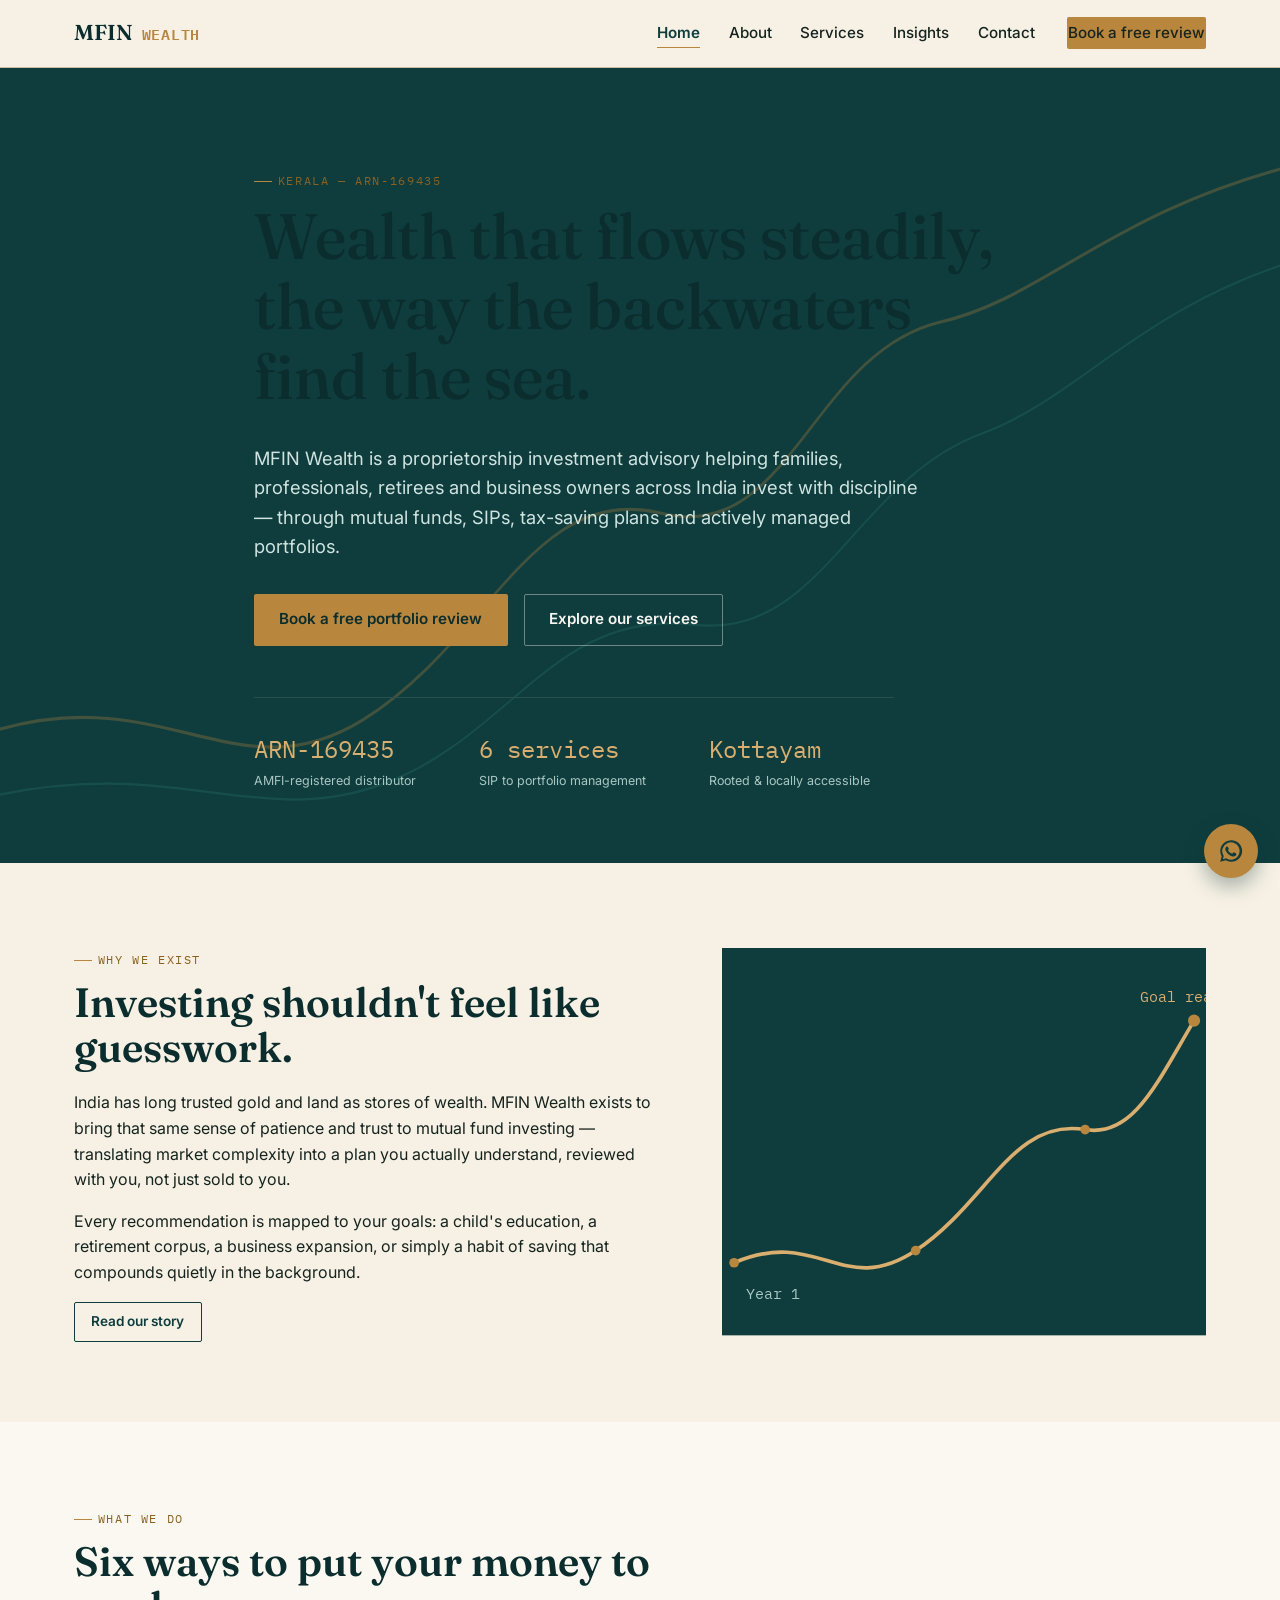
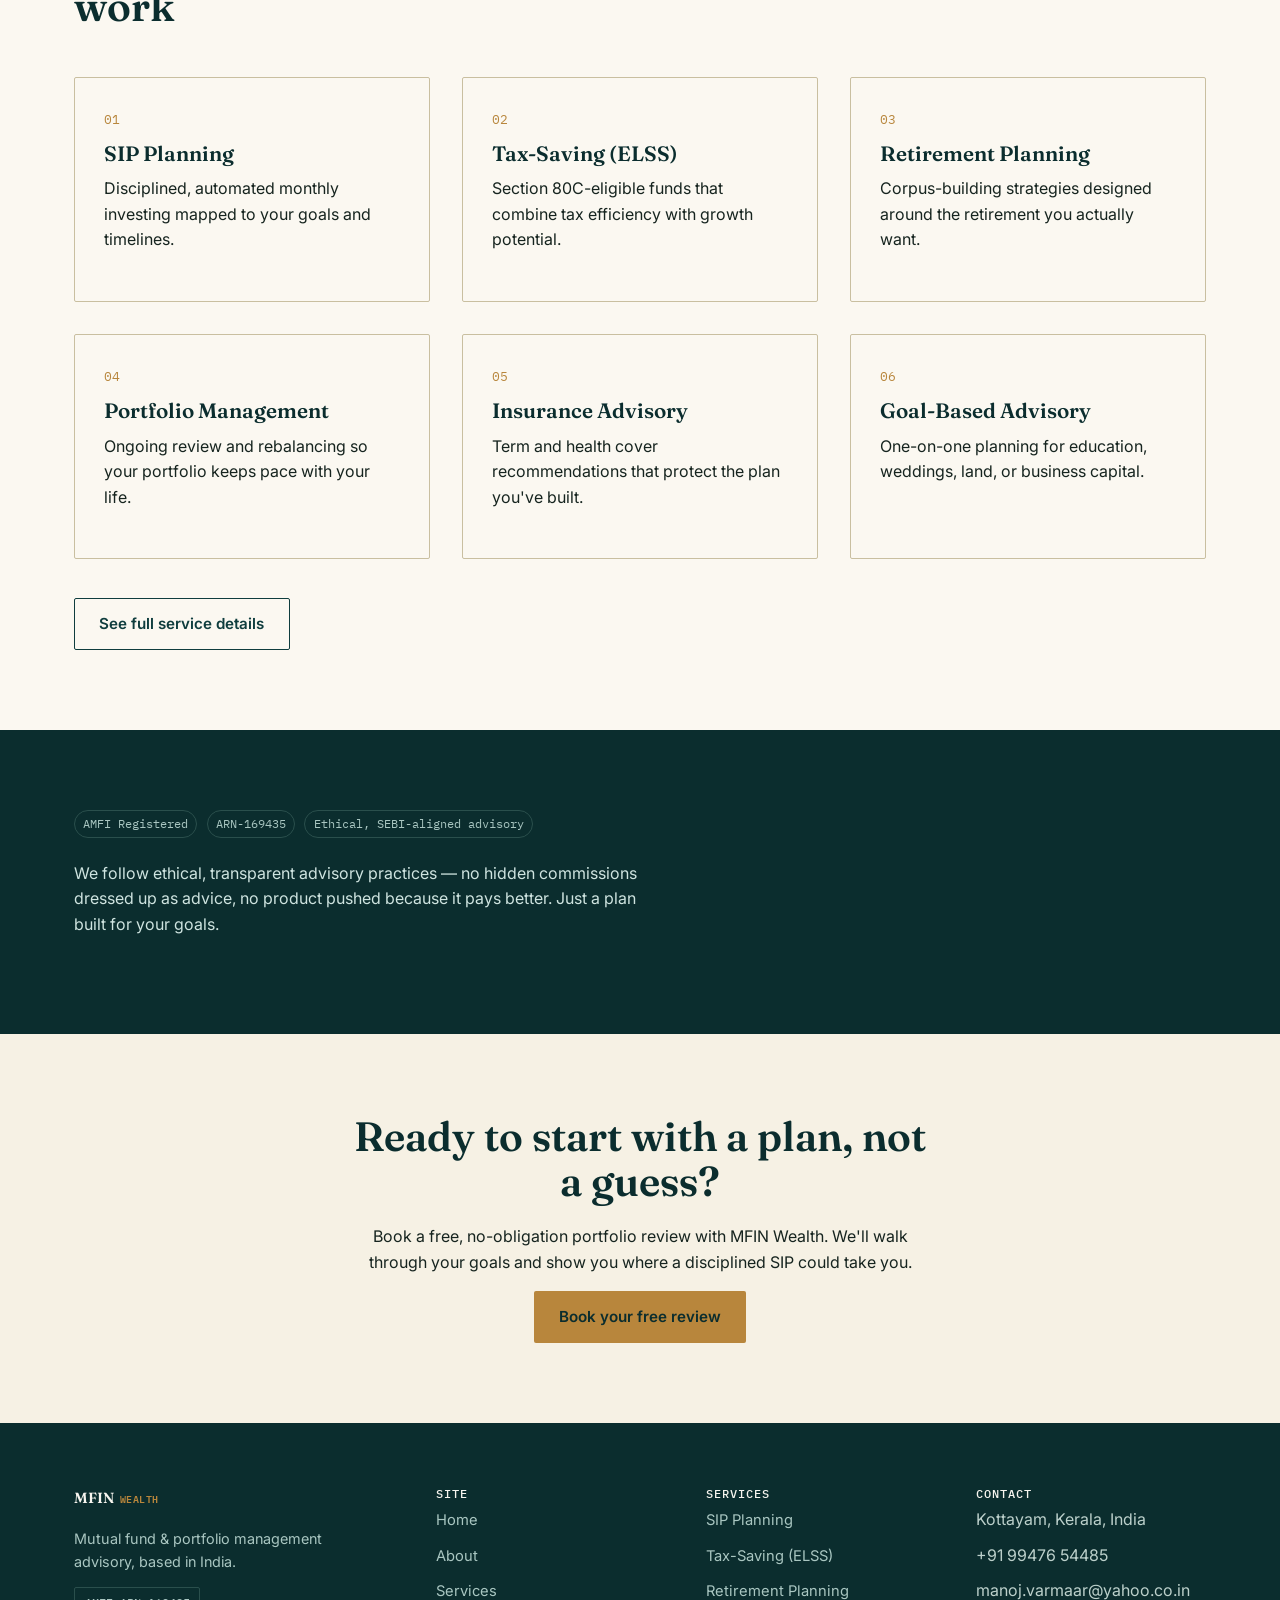
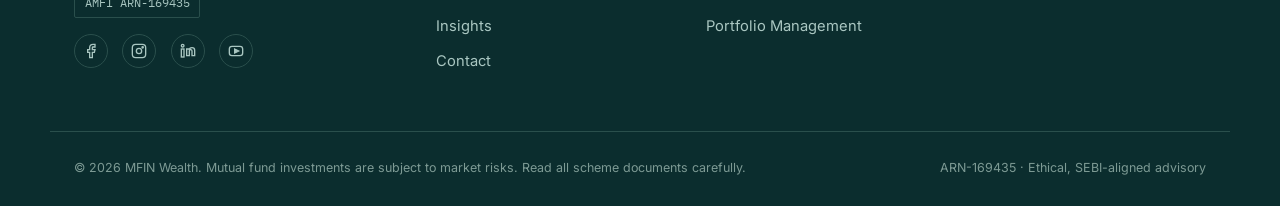
<file: index.html>
<!DOCTYPE html>
<html lang="en">
<head>
<meta charset="UTF-8">
<meta name="viewport" content="width=device-width, initial-scale=1.0">
<title>MFIN Wealth | Mutual Fund &amp; SIP Investment Advisor </title>
<meta name="description" content="MFIN Wealth is an ARN-169435 registered mutual fund investment advisor in Kottayam, Kerala, helping local families and businesses build SIP, ELSS and retirement portfolios with steady, disciplined guidance.">
<meta name="keywords" content="mutual fund investment advisor in Kottayam Kerala, ARN-169435 registered distributor Kottayam, MFIN Wealth Kottayam">
<link rel="canonical" href="https://www.mfinwealth.com/">

<!-- Open Graph / social -->
<meta property="og:type" content="website">
<meta property="og:site_name" content="MFIN Wealth">
<meta property="og:title" content="MFIN Wealth | Mutual Fund Investment Advisor in Kottayam, Kerala">
<meta property="og:description" content="ARN-169435 registered mutual fund investment advisor based in Kottayam, Kerala. SIP, ELSS, retirement planning and more.">
<meta property="og:url" content="https://www.mfinwealth.com/">
<meta property="og:image" content="https://www.mfinwealth.com/assets/og-cover.jpg">
<meta name="twitter:card" content="summary_large_image">

<link rel="icon" href="data:,">
<link rel="stylesheet" href="style.css">

<script type="application/ld+json">
{
  "@context": "https://schema.org",
  "@type": "FinancialService",
  "name": "MFIN Wealth",
  "description": "ARN-registered mutual fund distributor and portfolio management advisory based in Kottayam, Kerala.",
  "url": "https://www.mfinwealth.com/",
  "areaServed": "Kottayam, Kerala, India",
  "address": {
    "@type": "PostalAddress",
    "addressLocality": "Kottayam",
    "addressRegion": "Kerala",
    "addressCountry": "IN"
  },
  "identifier": "ARN-169435",
  "telephone": "+91-99476-54485",
  "priceRange": "Free initial consultation"
}
</script>
</head>
<body>
<a href="#main" class="skip-link">Skip to content</a>

<header class="site-header">
  <div class="nav-wrap">
    <a href="index.html" class="logo">MFIN <span class="mark">WEALTH</span></a>
    <button class="nav-toggle" aria-label="Toggle navigation" aria-expanded="false"><span></span></button>
    <nav class="main-nav" aria-label="Primary">
      <ul>
        <li><a href="index.html" aria-current="page">Home</a></li>
        <li><a href="about.html">About</a></li>
        <li><a href="services.html">Services</a></li>
        <li><a href="insights.html">Insights</a></li>
        <li><a href="contact.html">Contact</a></li>
      </ul>
      <a href="contact.html" class="btn btn-primary btn-small">Book a free review</a>
    </nav>
  </div>
</header>

<main id="main">

  <!-- HERO -->
  <section class="hero">
    <svg class="channel-line" viewBox="0 0 1200 500" preserveAspectRatio="none" aria-hidden="true">
      <path d="M-20,420 C150,380 220,460 340,410 C460,360 500,260 620,280 C740,300 760,180 880,160 C980,145 1040,90 1220,60"
            fill="none" stroke="#B8863C" stroke-width="2" opacity="0.55"/>
      <path d="M-20,460 C160,430 240,480 360,450 C480,420 520,340 650,350 C770,360 800,260 920,230 C1010,208 1070,150 1220,120"
            fill="none" stroke="#2F7D74" stroke-width="1.4" opacity="0.5"/>
      <circle cx="1220" cy="60" r="4" fill="#D9AE6E"/>
    </svg>
    <div class="container">
      <p class="eyebrow"> Kerala — ARN-169435</p>
      <h1>Wealth that flows steadily, the way the backwaters find the sea.</h1>
      <p class="lede">MFIN Wealth is a proprietorship investment advisory helping families, professionals, retirees and business owners across India invest with discipline — through mutual funds, SIPs, tax-saving plans and actively managed portfolios.</p>
      <div class="hero-cta">
        <a href="contact.html" class="btn btn-primary">Book a free portfolio review</a>
        <a href="services.html" class="btn btn-ghost-dark">Explore our services</a>
      </div>
      <div class="hero-stats">
        <div>
          <div class="num">ARN-169435</div>
          <div class="lbl">AMFI-registered distributor</div>
        </div>
        <div>
          <div class="num">6 services</div>
          <div class="lbl">SIP to portfolio management</div>
        </div>
        <div>
          <div class="num">Kottayam</div>
          <div class="lbl">Rooted &amp; locally accessible</div>
        </div>
      </div>
    </div>
  </section>

  <!-- WHY / PURPOSE -->
  <section class="section-light">
    <div class="container grid-2">
      <div data-reveal>
        <p class="eyebrow">Why we exist</p>
        <h2>Investing shouldn't feel like guesswork.</h2>
        <p>India has long trusted gold and land as stores of wealth. MFIN Wealth exists to bring that same sense of patience and trust to mutual fund investing — translating market complexity into a plan you actually understand, reviewed with you, not just sold to you.</p>
        <p>Every recommendation is mapped to your goals: a child's education, a retirement corpus, a business expansion, or simply a habit of saving that compounds quietly in the background.</p>
        <a href="about.html" class="btn btn-ghost-light btn-small">Read our story</a>
      </div>
      <div data-reveal>
        <svg viewBox="0 0 400 320" role="img" aria-label="Illustration of a winding growth line resembling a backwater channel">
          <rect width="400" height="320" fill="#0F3D3E"/>
          <path d="M10,260 C80,230 100,290 160,250 C220,210 240,140 300,150 C340,157 360,110 390,60"
                fill="none" stroke="#D9AE6E" stroke-width="3"/>
          <g fill="#B8863C">
            <circle cx="10" cy="260" r="4"/>
            <circle cx="160" cy="250" r="4"/>
            <circle cx="300" cy="150" r="4"/>
            <circle cx="390" cy="60" r="5"/>
          </g>
          <text x="20" y="290" fill="#a9c6c1" font-family="IBM Plex Mono, monospace" font-size="12">Year 1</text>
          <text x="345" y="45" fill="#D9AE6E" font-family="IBM Plex Mono, monospace" font-size="12">Goal reached</text>
        </svg>
      </div>
    </div>
  </section>

  <!-- SERVICES PREVIEW -->
  <section class="section-white">
    <div class="container">
      <div class="section-head">
        <p class="eyebrow">What we do</p>
        <h2>Six ways to put your money to work</h2>
      </div>
      <div class="grid-3">
        <div class="card" data-reveal>
          <p class="idx">01</p>
          <h3>SIP Planning</h3>
          <p>Disciplined, automated monthly investing mapped to your goals and timelines.</p>
        </div>
        <div class="card" data-reveal>
          <p class="idx">02</p>
          <h3>Tax-Saving (ELSS)</h3>
          <p>Section 80C-eligible funds that combine tax efficiency with growth potential.</p>
        </div>
        <div class="card" data-reveal>
          <p class="idx">03</p>
          <h3>Retirement Planning</h3>
          <p>Corpus-building strategies designed around the retirement you actually want.</p>
        </div>
        <div class="card" data-reveal>
          <p class="idx">04</p>
          <h3>Portfolio Management</h3>
          <p>Ongoing review and rebalancing so your portfolio keeps pace with your life.</p>
        </div>
        <div class="card" data-reveal>
          <p class="idx">05</p>
          <h3>Insurance Advisory</h3>
          <p>Term and health cover recommendations that protect the plan you've built.</p>
        </div>
        <div class="card" data-reveal>
          <p class="idx">06</p>
          <h3>Goal-Based Advisory</h3>
          <p>One-on-one planning for education, weddings, land, or business capital.</p>
        </div>
      </div>
      <div style="margin-top:2.4rem;">
        <a href="services.html" class="btn btn-ghost-light">See full service details</a>
      </div>
    </div>
  </section>

  <!-- QUOTE / TRUST -->
  <section class="section-dark">
    <div class="container grid-2">
      <div data-reveal>
        <div class="tag-row" style="margin-top:0;">
          <span class="tag">AMFI Registered</span>
          <span class="tag">ARN-169435</span>
          <span class="tag">Ethical, SEBI-aligned advisory</span>
        </div>
        <p style="margin-top:1.4rem; color:#cfe4e0;">We follow ethical, transparent advisory practices — no hidden commissions dressed up as advice, no product pushed because it pays better. Just a plan built for your goals.</p>
      </div>
    </div>
  </section>

  <!-- CTA -->
  <section class="section-light">
    <div class="container" style="text-align:center; max-width:640px; margin:0 auto;">
      <h2>Ready to start with a plan, not a guess?</h2>
      <p>Book a free, no-obligation portfolio review with MFIN Wealth. We'll walk through your goals and show you where a disciplined SIP could take you.</p>
      <a href="contact.html" class="btn btn-primary">Book your free review</a>
    </div>
  </section>

</main>

<footer class="site-footer">
  <div class="container footer-grid">
    <div>
      <a href="index.html" class="logo" style="color:#f7f5ef;">MFIN <span class="mark">WEALTH</span></a>
      <p style="margin-top:1rem; max-width:32ch; color:#a9c6c1; font-size:.9rem;">Mutual fund &amp; portfolio management advisory, based in India.</p>
      <span class="arn-badge">AMFI ARN-169435</span>
      <div class="social-row">
        <a href="#" aria-label="MFIN Wealth on Facebook"><svg width="16" height="16" viewBox="0 0 24 24" fill="none" stroke="#a9c6c1" stroke-width="2"><path d="M18 2h-3a5 5 0 0 0-5 5v3H7v4h3v8h4v-8h3l1-4h-4V7a1 1 0 0 1 1-1h3z"/></svg></a>
        <a href="#" aria-label="MFIN Wealth on Instagram"><svg width="16" height="16" viewBox="0 0 24 24" fill="none" stroke="#a9c6c1" stroke-width="2"><rect x="2" y="2" width="20" height="20" rx="5"/><circle cx="12" cy="12" r="4"/><circle cx="17.5" cy="6.5" r="1"/></svg></a>
        <a href="#" aria-label="MFIN Wealth on LinkedIn"><svg width="16" height="16" viewBox="0 0 24 24" fill="none" stroke="#a9c6c1" stroke-width="2"><rect x="2" y="9" width="4" height="12"/><circle cx="4" cy="4" r="2"/><path d="M10 9h4v2a4 4 0 0 1 8 0v8h-4v-7a2 2 0 0 0-4 0v7h-4z"/></svg></a>
        <a href="#" aria-label="MFIN Wealth on YouTube"><svg width="16" height="16" viewBox="0 0 24 24" fill="none" stroke="#a9c6c1" stroke-width="2"><rect x="2" y="5" width="20" height="14" rx="4"/><path d="M10 9l6 3-6 3z" fill="#a9c6c1"/></svg></a>
      </div>
    </div>
    <div>
      <h4>Site</h4>
      <ul>
        <li><a href="index.html">Home</a></li>
        <li><a href="about.html">About</a></li>
        <li><a href="services.html">Services</a></li>
        <li><a href="insights.html">Insights</a></li>
        <li><a href="contact.html">Contact</a></li>
      </ul>
    </div>
    <div>
      <h4>Services</h4>
      <ul>
        <li><a href="services.html#sip">SIP Planning</a></li>
        <li><a href="services.html#elss">Tax-Saving (ELSS)</a></li>
        <li><a href="services.html#retirement">Retirement Planning</a></li>
        <li><a href="services.html#portfolio">Portfolio Management</a></li>
      </ul>
    </div>
    <div>
      <h4>Contact</h4>
      <ul>
        <li>Kottayam, Kerala, India</li>
        <li>+91 99476 54485</li>
        <li>manoj.varmaar@yahoo.co.in</li>
      </ul>
    </div>
  </div>
  <div class="container footer-bottom">
    <span>© 2026 MFIN Wealth. Mutual fund investments are subject to market risks. Read all scheme documents carefully.</span>
    <span>ARN-169435 · Ethical, SEBI-aligned advisory</span>
  </div>
</footer>

<a href="https://wa.me/919947654485" class="wa-float" aria-label="Chat with MFIN Wealth on WhatsApp">
  <svg viewBox="0 0 24 24" fill="#0F3D3E"><path d="M12 2a10 10 0 0 0-8.6 15L2 22l5.2-1.4A10 10 0 1 0 12 2zm0 18a8 8 0 0 1-4.1-1.1l-.3-.2-3.1.8.8-3-.2-.3A8 8 0 1 1 12 20zm4.4-6c-.2-.1-1.4-.7-1.6-.8-.2-.1-.4-.1-.6.1s-.7.8-.9 1c-.2.2-.3.2-.6.1a6.6 6.6 0 0 1-3.3-2.9c-.2-.4.2-.4.5-1.3.1-.2 0-.4 0-.5L8.9 8c-.1-.2-.5-.1-.7-.1s-.5 0-.7.3a2.6 2.6 0 0 0-.8 2c0 1.2.9 2.3 1 2.5.1.2 1.8 2.8 4.4 3.8.6.2 1.1.4 1.5.5.6.2 1.2.1 1.6-.1.5-.2 1.4-.6 1.6-1.1.2-.5.2-.9.1-1z"/></svg>
</a>

<script src="script.js"></script>
</body>
</html>
</file>
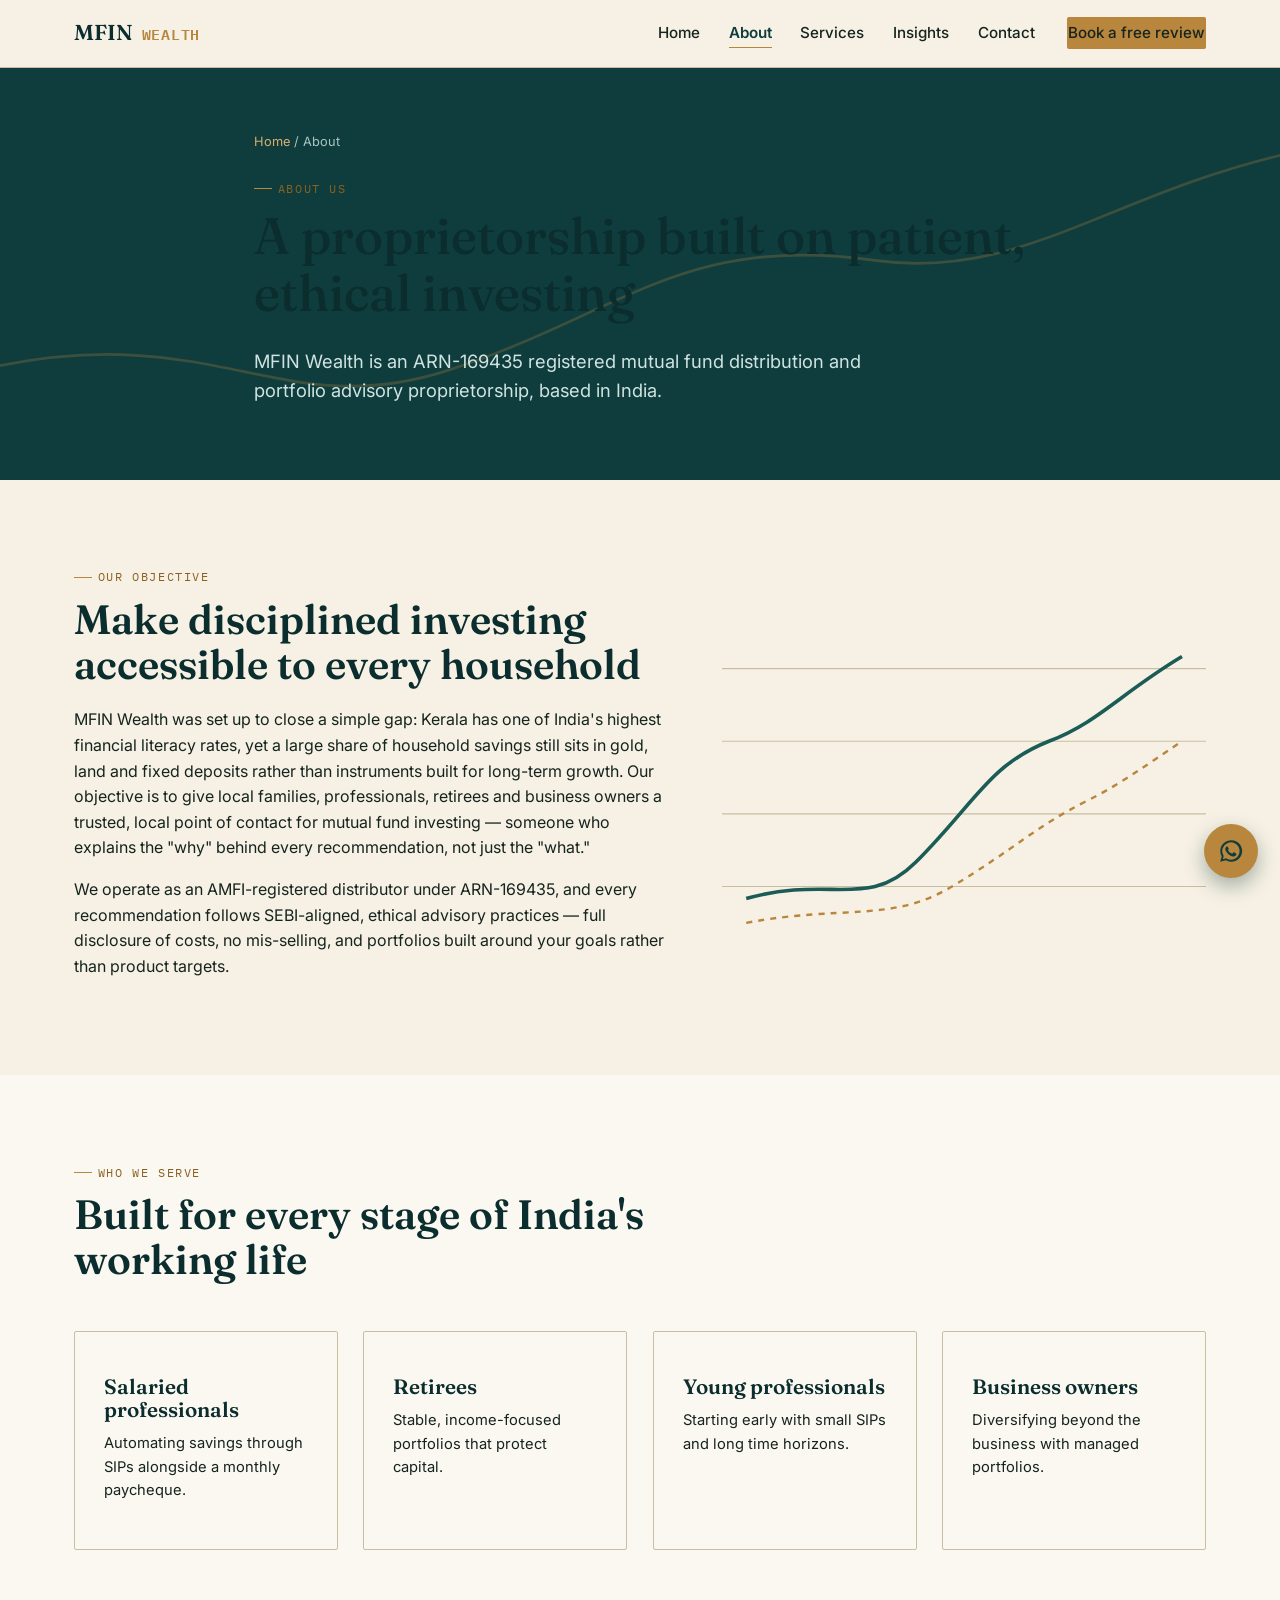
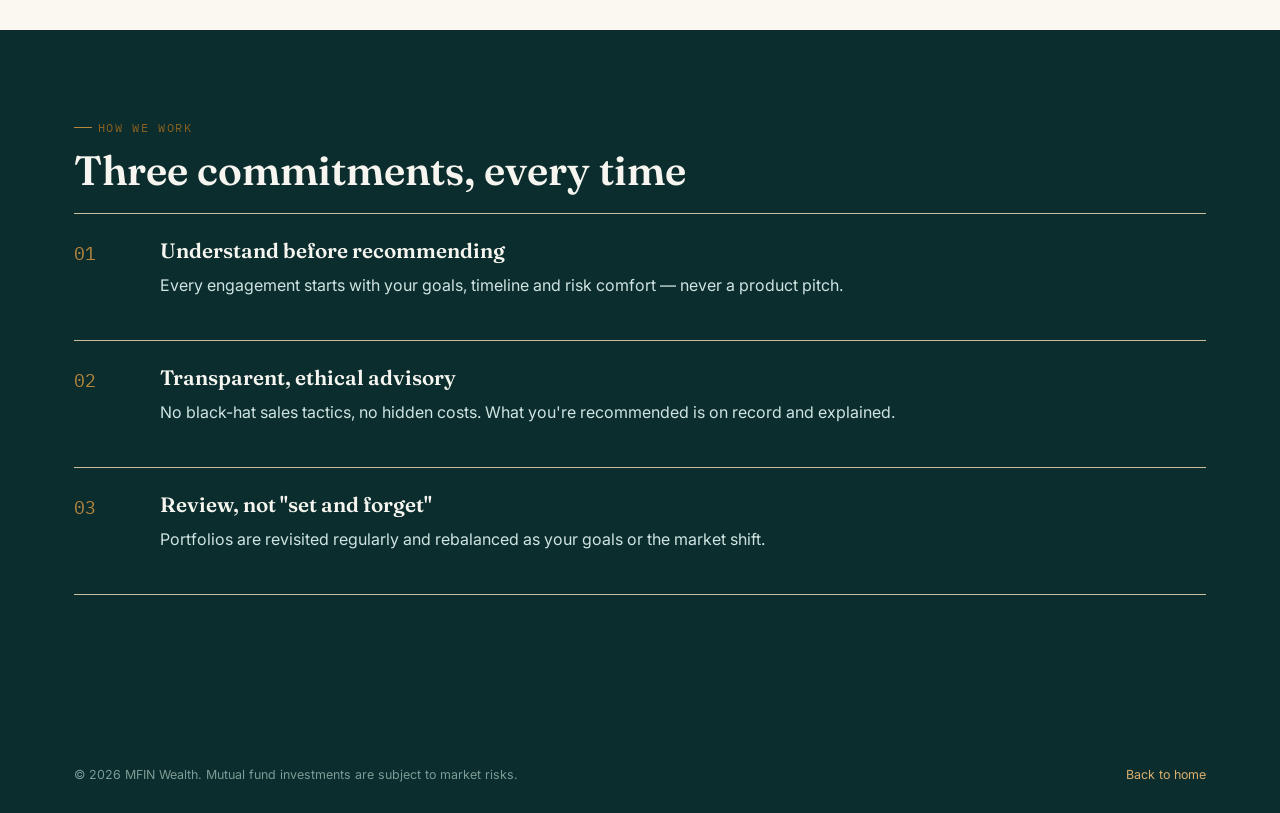
<file: about.html>
<!DOCTYPE html>
<html lang="en">
<head>
<meta charset="UTF-8">
<meta name="viewport" content="width=device-width, initial-scale=1.0">
<title>About MFIN Wealth | Mutual Fund Advisory</title>
<meta name="description" content="MFIN Wealth is an ARN registered mutual fund distributor in Kottayam — a proprietorship built on ethical, SEBI-aligned advisory. Our objective, who we serve, and how we work.">
<meta name="keywords" content="ARN registered mutual fund distributor Kottayam, ethical SEBI-aligned investment advisor Kerala, mutual fund proprietorship Kottayam">
<link rel="canonical" href="https://www.mfinwealth.com/about.html">
<meta property="og:title" content="About MFIN Wealth | ARN Registered Mutual Fund Distributor, Kottayam">
<meta property="og:description" content="An ARN registered mutual fund distributor proprietorship based in Kottayam, Kerala.">
<meta property="og:type" content="website">
<link rel="icon" href="data:,">
<link rel="stylesheet" href="style.css">
</head>
<body>
<a href="#main" class="skip-link">Skip to content</a>
<header class="site-header">
  <div class="nav-wrap">
    <a href="index.html" class="logo">MFIN <span class="mark">WEALTH</span></a>
    <button class="nav-toggle" aria-label="Toggle navigation" aria-expanded="false"><span></span></button>
    <nav class="main-nav" aria-label="Primary">
      <ul>
        <li><a href="index.html">Home</a></li>
        <li><a href="about.html" aria-current="page">About</a></li>
        <li><a href="services.html">Services</a></li>
        <li><a href="insights.html">Insights</a></li>
        <li><a href="contact.html">Contact</a></li>
      </ul>
      <a href="contact.html" class="btn btn-primary btn-small">Book a free review</a>
    </nav>
  </div>
</header>

<main id="main">
  <section class="hero" style="padding:64px 0 56px;">
    <svg class="channel-line" viewBox="0 0 1200 300" preserveAspectRatio="none" aria-hidden="true">
      <path d="M-20,220 C200,180 260,260 420,220 C580,180 640,120 820,140 C960,155 1040,90 1220,60" fill="none" stroke="#B8863C" stroke-width="2" opacity="0.5"/>
    </svg>
    <div class="container">
      <p class="breadcrumb" style="color:#a9c6c1;"><a href="index.html" style="color:#D9AE6E;">Home</a> / About</p>
      <p class="eyebrow">About us</p>
      <h1 style="font-size:clamp(2rem,4vw,3.2rem);">A proprietorship built on patient, ethical investing</h1>
      <p class="lede">MFIN Wealth is an ARN-169435 registered mutual fund distribution and portfolio advisory proprietorship, based in India.</p>
    </div>
  </section>

  <section class="section-light">
    <div class="container grid-2">
      <div data-reveal>
        <p class="eyebrow">Our objective</p>
        <h2>Make disciplined investing accessible to every household</h2>
        <p>MFIN Wealth was set up to close a simple gap: Kerala has one of India's highest financial literacy rates, yet a large share of household savings still sits in gold, land and fixed deposits rather than instruments built for long-term growth. Our objective is to give local families, professionals, retirees and business owners a trusted, local point of contact for mutual fund investing — someone who explains the "why" behind every recommendation, not just the "what."</p>
        <p>We operate as an AMFI-registered distributor under ARN-169435, and every recommendation follows SEBI-aligned, ethical advisory practices — full disclosure of costs, no mis-selling, and portfolios built around your goals rather than product targets.</p>
      </div>
      <div data-reveal>
        <svg viewBox="0 0 400 300" role="img" aria-label="Illustration representing steady, long-term financial growth">
          <rect width="400" height="300" fill="#F6F1E4"/>
          <g stroke="#C9BFA0" stroke-width="1">
            <line x1="0" y1="60" x2="400" y2="60"/>
            <line x1="0" y1="120" x2="400" y2="120"/>
            <line x1="0" y1="180" x2="400" y2="180"/>
            <line x1="0" y1="240" x2="400" y2="240"/>
          </g>
          <path d="M20,250 C90,230 120,260 160,220 C210,170 220,140 270,120 C310,105 330,80 380,50" fill="none" stroke="#1C5C57" stroke-width="3"/>
          <path d="M20,270 C100,255 140,270 190,240 C240,210 260,190 300,170 C330,155 350,140 380,120" fill="none" stroke="#B8863C" stroke-width="2" stroke-dasharray="5 5"/>
        </svg>
      </div>
    </div>
  </section>

  <section class="section-white">
    <div class="container">
      <div class="section-head">
        <p class="eyebrow">Who we serve</p>
        <h2>Built for every stage of India's working life</h2>
      </div>
      <div class="grid-4">
        <div class="card" data-reveal>
          <h3>Salaried professionals</h3>
          <p style="font-size:.92rem;">Automating savings through SIPs alongside a monthly paycheque.</p>
        </div>
        <div class="card" data-reveal>
          <h3>Retirees</h3>
          <p style="font-size:.92rem;">Stable, income-focused portfolios that protect capital.</p>
        </div>
        <div class="card" data-reveal>
          <h3>Young professionals</h3>
          <p style="font-size:.92rem;">Starting early with small SIPs and long time horizons.</p>
        </div>
        <div class="card" data-reveal>
          <h3>Business owners</h3>
          <p style="font-size:.92rem;">Diversifying beyond the business with managed portfolios.</p>
        </div>
      </div>
    </div>
  </section>

  <section class="section-dark">
    <div class="container">
      <p class="eyebrow">How we work</p>
      <h2>Three commitments, every time</h2>
      <ol class="steps">
        <li>
          <div>
            <h3>Understand before recommending</h3>
            <p style="color:#cfe4e0;">Every engagement starts with your goals, timeline and risk comfort — never a product pitch.</p>
          </div>
        </li>
        <li>
          <div>
            <h3>Transparent, ethical advisory</h3>
            <p style="color:#cfe4e0;">No black-hat sales tactics, no hidden costs. What you're recommended is on record and explained.</p>
          </div>
        </li>
        <li>
          <div>
            <h3>Review, not "set and forget"</h3>
            <p style="color:#cfe4e0;">Portfolios are revisited regularly and rebalanced as your goals or the market shift.</p>
          </div>
        </li>
      </ol>
    </div>
  </section>

</main>

<footer class="site-footer">
  <div class="container footer-bottom" style="border-top:none; margin-top:0;">
    <span>© 2026 MFIN Wealth. Mutual fund investments are subject to market risks.</span>
    <span><a href="index.html" style="color:#D9AE6E; text-decoration:none;">Back to home</a></span>
  </div>
</footer>
<a href="https://wa.me/910000000000" class="wa-float" aria-label="Chat with MFIN Wealth on WhatsApp">
  <svg viewBox="0 0 24 24" fill="#0F3D3E"><path d="M12 2a10 10 0 0 0-8.6 15L2 22l5.2-1.4A10 10 0 1 0 12 2zm0 18a8 8 0 0 1-4.1-1.1l-.3-.2-3.1.8.8-3-.2-.3A8 8 0 1 1 12 20zm4.4-6c-.2-.1-1.4-.7-1.6-.8-.2-.1-.4-.1-.6.1s-.7.8-.9 1c-.2.2-.3.2-.6.1a6.6 6.6 0 0 1-3.3-2.9c-.2-.4.2-.4.5-1.3.1-.2 0-.4 0-.5L8.9 8c-.1-.2-.5-.1-.7-.1s-.5 0-.7.3a2.6 2.6 0 0 0-.8 2c0 1.2.9 2.3 1 2.5.1.2 1.8 2.8 4.4 3.8.6.2 1.1.4 1.5.5.6.2 1.2.1 1.6-.1.5-.2 1.4-.6 1.6-1.1.2-.5.2-.9.1-1z"/></svg>
</a>
<script src="script.js"></script>
</body>
</html>
</file>
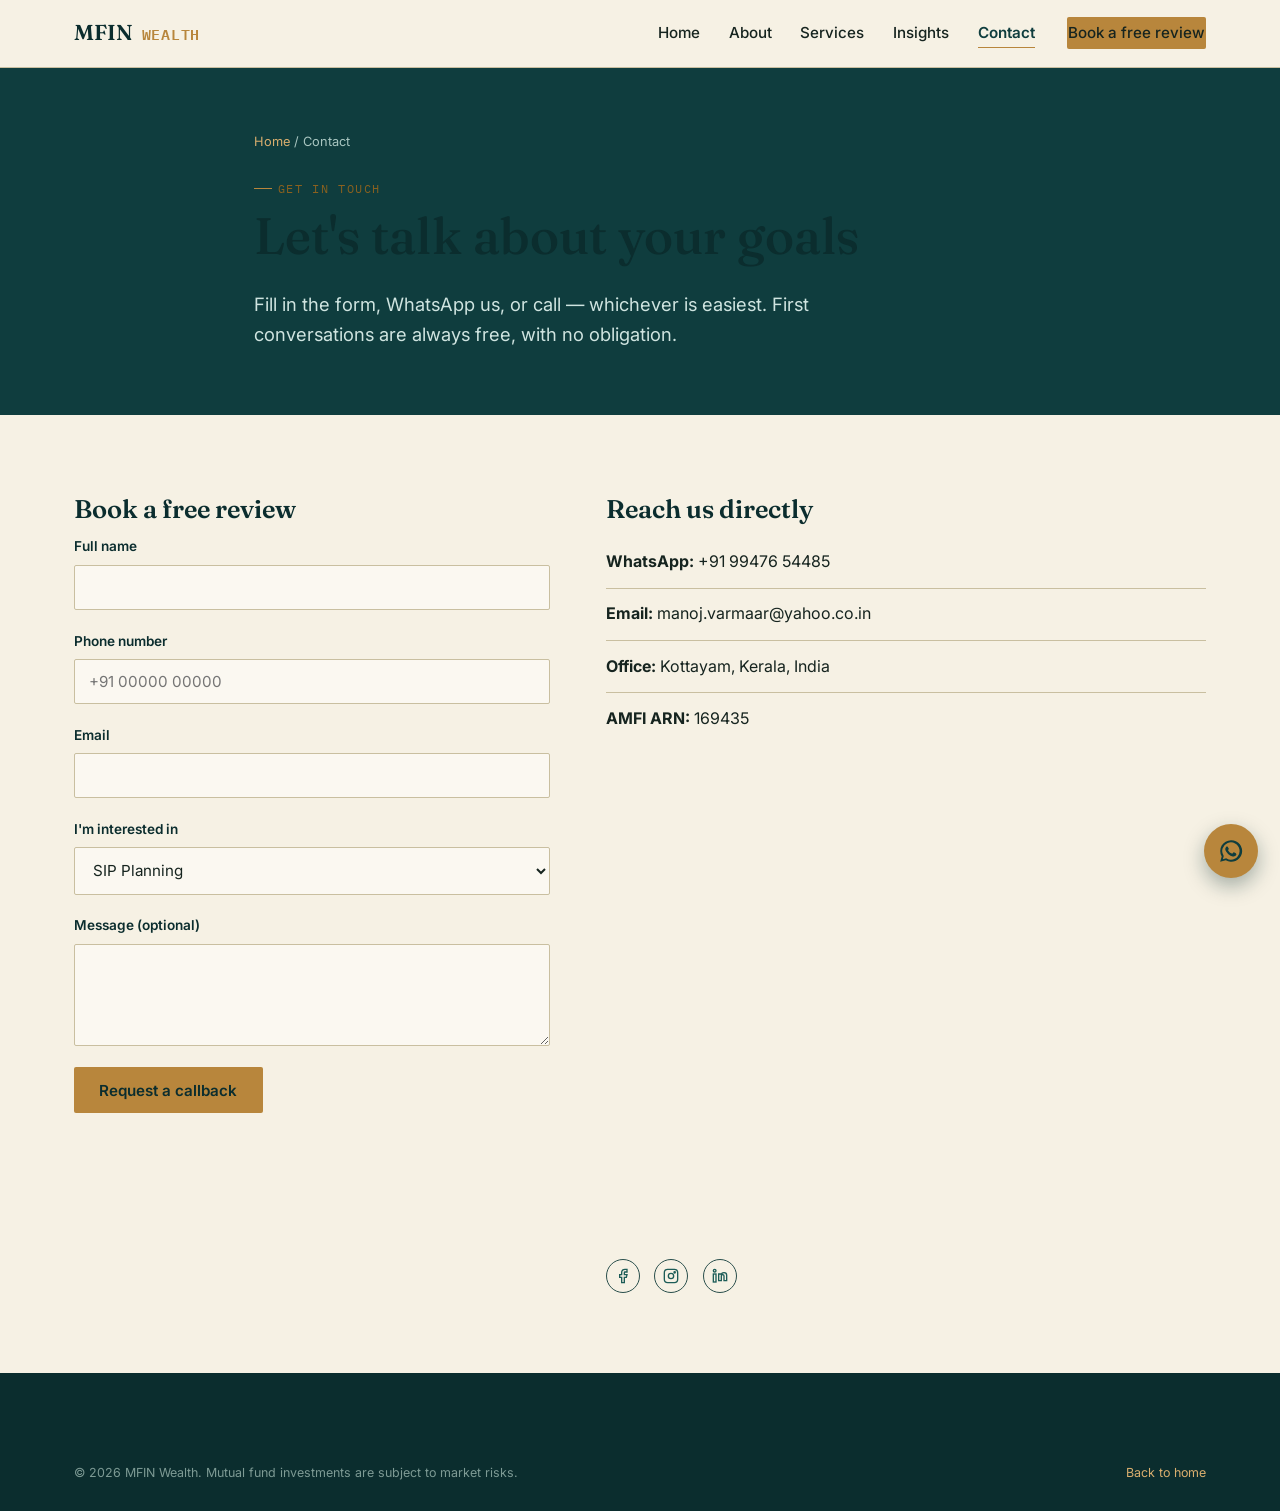
<file: contact.html>
<!DOCTYPE html>
<html lang="en">
<head>
<meta charset="UTF-8">
<meta name="viewport" content="width=device-width, initial-scale=1.0">
<title>Contact MFIN Wealth | Book a Free Portfolio Review</title>
<meta name="description" content="Book a free mutual fund portfolio review in Kottayam with MFIN Wealth. Ask about SIP, ELSS, retirement planning or portfolio management — no obligation.">
<meta name="keywords" content="free mutual fund portfolio review Kottayam, mutual fund advisor near me Kottayam, book SIP consultation Kottayam Kerala">
<link rel="canonical" href="https://www.mfinwealth.com/contact.html">
<meta property="og:title" content="Free Mutual Fund Portfolio Review in Kottayam — MFIN Wealth">
<meta property="og:description" content="Book a free portfolio review with MFIN Wealth, Kottayam.">
<meta property="og:type" content="website">
<link rel="icon" href="data:,">
<link rel="stylesheet" href="style.css">
</head>
<body>
<a href="#main" class="skip-link">Skip to content</a>
<header class="site-header">
  <div class="nav-wrap">
    <a href="index.html" class="logo">MFIN <span class="mark">WEALTH</span></a>
    <button class="nav-toggle" aria-label="Toggle navigation" aria-expanded="false"><span></span></button>
    <nav class="main-nav" aria-label="Primary">
      <ul>
        <li><a href="index.html">Home</a></li>
        <li><a href="about.html">About</a></li>
        <li><a href="services.html">Services</a></li>
        <li><a href="insights.html">Insights</a></li>
        <li><a href="contact.html" aria-current="page">Contact</a></li>
      </ul>
      <a href="contact.html" class="btn btn-primary btn-small">Book a free review</a>
    </nav>
  </div>
</header>

<main id="main">
  <section class="hero" style="padding:64px 0 48px;">
    <div class="container">
      <p class="breadcrumb" style="color:#a9c6c1;"><a href="index.html" style="color:#D9AE6E;">Home</a> / Contact</p>
      <p class="eyebrow">Get in touch</p>
      <h1 style="font-size:clamp(2rem,4vw,3.2rem);">Let's talk about your goals</h1>
      <p class="lede">Fill in the form, WhatsApp us, or call — whichever is easiest. First conversations are always free, with no obligation.</p>
    </div>
  </section>

  <section class="section-light">
    <div class="container grid-2" style="align-items:start;">
      <div data-reveal>
        <h2 style="font-size:1.6rem;">Book a free review</h2>
        <form id="contact-form" novalidate>
          <div class="form-field">
            <label for="name">Full name</label>
            <input type="text" id="name" name="name" required autocomplete="name">
          </div>
          <div class="form-field">
            <label for="phone">Phone number</label>
            <input type="tel" id="phone" name="phone" required autocomplete="tel" placeholder="+91 00000 00000">
          </div>
          <div class="form-field">
            <label for="email">Email</label>
            <input type="email" id="email" name="email" required autocomplete="email">
          </div>
          <div class="form-field">
            <label for="interest">I'm interested in</label>
            <select id="interest" name="interest">
              <option>SIP Planning</option>
              <option>Tax-Saving (ELSS)</option>
              <option>Retirement Planning</option>
              <option>Portfolio Management</option>
              <option>Insurance Advisory</option>
              <option>Not sure yet — help me decide</option>
            </select>
          </div>
          <div class="form-field">
            <label for="message">Message (optional)</label>
            <textarea id="message" name="message" rows="4"></textarea>
          </div>
          <button type="submit" class="btn btn-primary">Request a callback</button>
          <p id="form-status" class="form-note" style="margin-top:1rem;"></p>
        </form>
      </div>

      <div data-reveal>
        <h2 style="font-size:1.6rem;">Reach us directly</h2>
        <ul style="list-style:none; padding:0; margin:0 0 2rem;">
          <li style="padding:.8em 0; border-bottom:1px solid var(--line);"><strong>WhatsApp:</strong> +91 99476 54485 <span class="form-note"></span></li>
          <li style="padding:.8em 0; border-bottom:1px solid var(--line);"><strong>Email:</strong> manoj.varmaar@yahoo.co.in <span class="form-note"></span></li>
          <li style="padding:.8em 0; border-bottom:1px solid var(--line);"><strong>Office:</strong> Kottayam, Kerala, India</li>
          <li style="padding:.8em 0;"><strong>AMFI ARN:</strong> 169435</li>
        </ul>

        <iframe src="https://www.google.com/maps/embed?pb=!1m18!1m12!1m3!1d31472.059566985812!2d76.52059270000001!3d9.5946258!2m3!1f0!2f0!3f0!3m2!1i1024!2i768!4f13.1!3m3!1m2!1s0x3b062ba16c6b435f%3A0xbe2b02f68f8dd06e!2sKottayam%2C%20Kerala!5e0!3m2!1sen!2sin!4v1787208490246!5m2!1sen!2sin" width="600" height="450" style="border:0;" allowfullscreen="" loading="lazy" referrerpolicy="strict-origin-when-cross-origin"></iframe>

        <div class="social-row" style="margin-top:1.6rem;">
          <a href="#" aria-label="MFIN Wealth on Facebook"><svg width="16" height="16" viewBox="0 0 24 24" fill="none" stroke="#1c5c57" stroke-width="2"><path d="M18 2h-3a5 5 0 0 0-5 5v3H7v4h3v8h4v-8h3l1-4h-4V7a1 1 0 0 1 1-1h3z"/></svg></a>
          <a href="#" aria-label="MFIN Wealth on Instagram"><svg width="16" height="16" viewBox="0 0 24 24" fill="none" stroke="#1c5c57" stroke-width="2"><rect x="2" y="2" width="20" height="20" rx="5"/><circle cx="12" cy="12" r="4"/><circle cx="17.5" cy="6.5" r="1"/></svg></a>
          <a href="#" aria-label="MFIN Wealth on LinkedIn"><svg width="16" height="16" viewBox="0 0 24 24" fill="none" stroke="#1c5c57" stroke-width="2"><rect x="2" y="9" width="4" height="12"/><circle cx="4" cy="4" r="2"/><path d="M10 9h4v2a4 4 0 0 1 8 0v8h-4v-7a2 2 0 0 0-4 0v7h-4z"/></svg></a>
        </div>
      </div>
    </div>
  </section>
</main>

<footer class="site-footer">
  <div class="container footer-bottom" style="border-top:none; margin-top:0;">
    <span>© 2026 MFIN Wealth. Mutual fund investments are subject to market risks.</span>
    <span><a href="index.html" style="color:#D9AE6E; text-decoration:none;">Back to home</a></span>
  </div>
</footer>
<a href="https://wa.me/910000000000" class="wa-float" aria-label="Chat with MFIN Wealth on WhatsApp">
  <svg viewBox="0 0 24 24" fill="#0F3D3E"><path d="M12 2a10 10 0 0 0-8.6 15L2 22l5.2-1.4A10 10 0 1 0 12 2zm0 18a8 8 0 0 1-4.1-1.1l-.3-.2-3.1.8.8-3-.2-.3A8 8 0 1 1 12 20zm4.4-6c-.2-.1-1.4-.7-1.6-.8-.2-.1-.4-.1-.6.1s-.7.8-.9 1c-.2.2-.3.2-.6.1a6.6 6.6 0 0 1-3.3-2.9c-.2-.4.2-.4.5-1.3.1-.2 0-.4 0-.5L8.9 8c-.1-.2-.5-.1-.7-.1s-.5 0-.7.3a2.6 2.6 0 0 0-.8 2c0 1.2.9 2.3 1 2.5.1.2 1.8 2.8 4.4 3.8.6.2 1.1.4 1.5.5.6.2 1.2.1 1.6-.1.5-.2 1.4-.6 1.6-1.1.2-.5.2-.9.1-1z"/></svg>
</a>
<script src="script.js"></script>
</body>
</html>
</file>
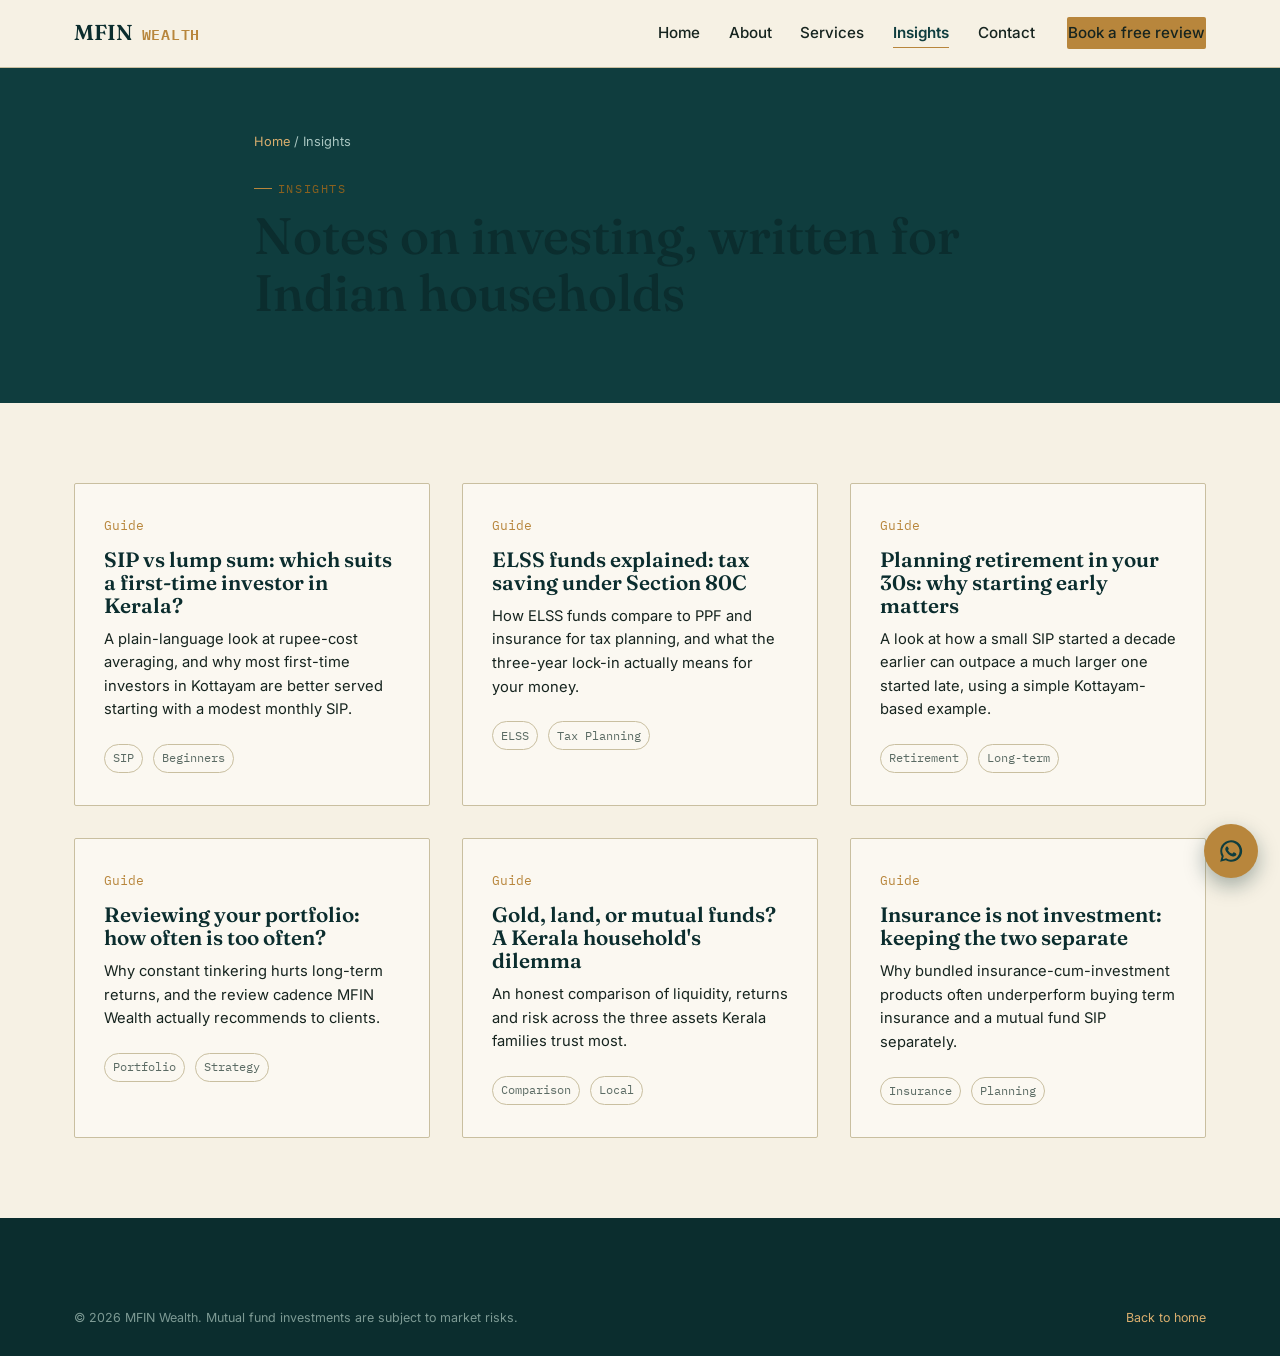
<file: insights.html>
<!DOCTYPE html>
<html lang="en">
<head>
<meta charset="UTF-8">
<meta name="viewport" content="width=device-width, initial-scale=1.0">
<title>Insights | Mutual Fund &amp; SIP Guides — MFIN Wealth</title>
<meta name="description" content="SIP investment tips for beginners in Kerala — practical guides on SIP, ELSS tax-saving funds, retirement planning and portfolio reviews from MFIN Wealth, Kottayam.">
<meta name="keywords" content="SIP investment tips for beginners Kerala, how to start SIP investment Kottayam, ELSS vs PPF tax saving Kerala">
<link rel="canonical" href="https://www.mfinwealth.com/insights.html">
<meta property="og:title" content="SIP Investment Tips for Beginners in Kerala — MFIN Wealth Insights">
<meta property="og:description" content="Guides on SIP, ELSS, retirement planning and portfolio management from MFIN Wealth, Kottayam.">
<meta property="og:type" content="website">
<link rel="icon" href="data:,">
<link rel="stylesheet" href="style.css">
</head>
<body>
<a href="#main" class="skip-link">Skip to content</a>
<header class="site-header">
  <div class="nav-wrap">
    <a href="index.html" class="logo">MFIN <span class="mark">WEALTH</span></a>
    <button class="nav-toggle" aria-label="Toggle navigation" aria-expanded="false"><span></span></button>
    <nav class="main-nav" aria-label="Primary">
      <ul>
        <li><a href="index.html">Home</a></li>
        <li><a href="about.html">About</a></li>
        <li><a href="services.html">Services</a></li>
        <li><a href="insights.html" aria-current="page">Insights</a></li>
        <li><a href="contact.html">Contact</a></li>
      </ul>
      <a href="contact.html" class="btn btn-primary btn-small">Book a free review</a>
    </nav>
  </div>
</header>

<main id="main">
  <section class="hero" style="padding:64px 0 56px;">
    <div class="container">
      <p class="breadcrumb" style="color:#a9c6c1;"><a href="index.html" style="color:#D9AE6E;">Home</a> / Insights</p>
      <p class="eyebrow">Insights</p>
      <h1 style="font-size:clamp(2rem,4vw,3.2rem);">Notes on investing, written for Indian households</h1>
    </div>
  </section>

  <section class="section-light">
    <div class="container grid-3">
      <article class="card" data-reveal>
        <p class="idx">Guide</p>
        <h3>SIP vs lump sum: which suits a first-time investor in Kerala?</h3>
        <p style="font-size:.92rem;">A plain-language look at rupee-cost averaging, and why most first-time investors in Kottayam are better served starting with a modest monthly SIP.</p>
        <div class="tag-row">
          <span class="tag" style="color:#5b6b64; border-color:var(--line);">SIP</span>
          <span class="tag" style="color:#5b6b64; border-color:var(--line);">Beginners</span>
        </div>
      </article>
      <article class="card" data-reveal>
        <p class="idx">Guide</p>
        <h3>ELSS funds explained: tax saving under Section 80C</h3>
        <p style="font-size:.92rem;">How ELSS funds compare to PPF and insurance for tax planning, and what the three-year lock-in actually means for your money.</p>
        <div class="tag-row">
          <span class="tag" style="color:#5b6b64; border-color:var(--line);">ELSS</span>
          <span class="tag" style="color:#5b6b64; border-color:var(--line);">Tax Planning</span>
        </div>
      </article>
      <article class="card" data-reveal>
        <p class="idx">Guide</p>
        <h3>Planning retirement in your 30s: why starting early matters</h3>
        <p style="font-size:.92rem;">A look at how a small SIP started a decade earlier can outpace a much larger one started late, using a simple Kottayam-based example.</p>
        <div class="tag-row">
          <span class="tag" style="color:#5b6b64; border-color:var(--line);">Retirement</span>
          <span class="tag" style="color:#5b6b64; border-color:var(--line);">Long-term</span>
        </div>
      </article>
      <article class="card" data-reveal>
        <p class="idx">Guide</p>
        <h3>Reviewing your portfolio: how often is too often?</h3>
        <p style="font-size:.92rem;">Why constant tinkering hurts long-term returns, and the review cadence MFIN Wealth actually recommends to clients.</p>
        <div class="tag-row">
          <span class="tag" style="color:#5b6b64; border-color:var(--line);">Portfolio</span>
          <span class="tag" style="color:#5b6b64; border-color:var(--line);">Strategy</span>
        </div>
      </article>
      <article class="card" data-reveal>
        <p class="idx">Guide</p>
        <h3>Gold, land, or mutual funds? A Kerala household's dilemma</h3>
        <p style="font-size:.92rem;">An honest comparison of liquidity, returns and risk across the three assets Kerala families trust most.</p>
        <div class="tag-row">
          <span class="tag" style="color:#5b6b64; border-color:var(--line);">Comparison</span>
          <span class="tag" style="color:#5b6b64; border-color:var(--line);">Local</span>
        </div>
      </article>
      <article class="card" data-reveal>
        <p class="idx">Guide</p>
        <h3>Insurance is not investment: keeping the two separate</h3>
        <p style="font-size:.92rem;">Why bundled insurance-cum-investment products often underperform buying term insurance and a mutual fund SIP separately.</p>
        <div class="tag-row">
          <span class="tag" style="color:#5b6b64; border-color:var(--line);">Insurance</span>
          <span class="tag" style="color:#5b6b64; border-color:var(--line);">Planning</span>
        </div>
      </article>
    </div>
  </section>
</main>

<footer class="site-footer">
  <div class="container footer-bottom" style="border-top:none; margin-top:0;">
    <span>© 2026 MFIN Wealth. Mutual fund investments are subject to market risks.</span>
    <span><a href="index.html" style="color:#D9AE6E; text-decoration:none;">Back to home</a></span>
  </div>
</footer>
<a href="https://wa.me/910000000000" class="wa-float" aria-label="Chat with MFIN Wealth on WhatsApp">
  <svg viewBox="0 0 24 24" fill="#0F3D3E"><path d="M12 2a10 10 0 0 0-8.6 15L2 22l5.2-1.4A10 10 0 1 0 12 2zm0 18a8 8 0 0 1-4.1-1.1l-.3-.2-3.1.8.8-3-.2-.3A8 8 0 1 1 12 20zm4.4-6c-.2-.1-1.4-.7-1.6-.8-.2-.1-.4-.1-.6.1s-.7.8-.9 1c-.2.2-.3.2-.6.1a6.6 6.6 0 0 1-3.3-2.9c-.2-.4.2-.4.5-1.3.1-.2 0-.4 0-.5L8.9 8c-.1-.2-.5-.1-.7-.1s-.5 0-.7.3a2.6 2.6 0 0 0-.8 2c0 1.2.9 2.3 1 2.5.1.2 1.8 2.8 4.4 3.8.6.2 1.1.4 1.5.5.6.2 1.2.1 1.6-.1.5-.2 1.4-.6 1.6-1.1.2-.5.2-.9.1-1z"/></svg>
</a>
<script src="script.js"></script>
</body>
</html>
</file>
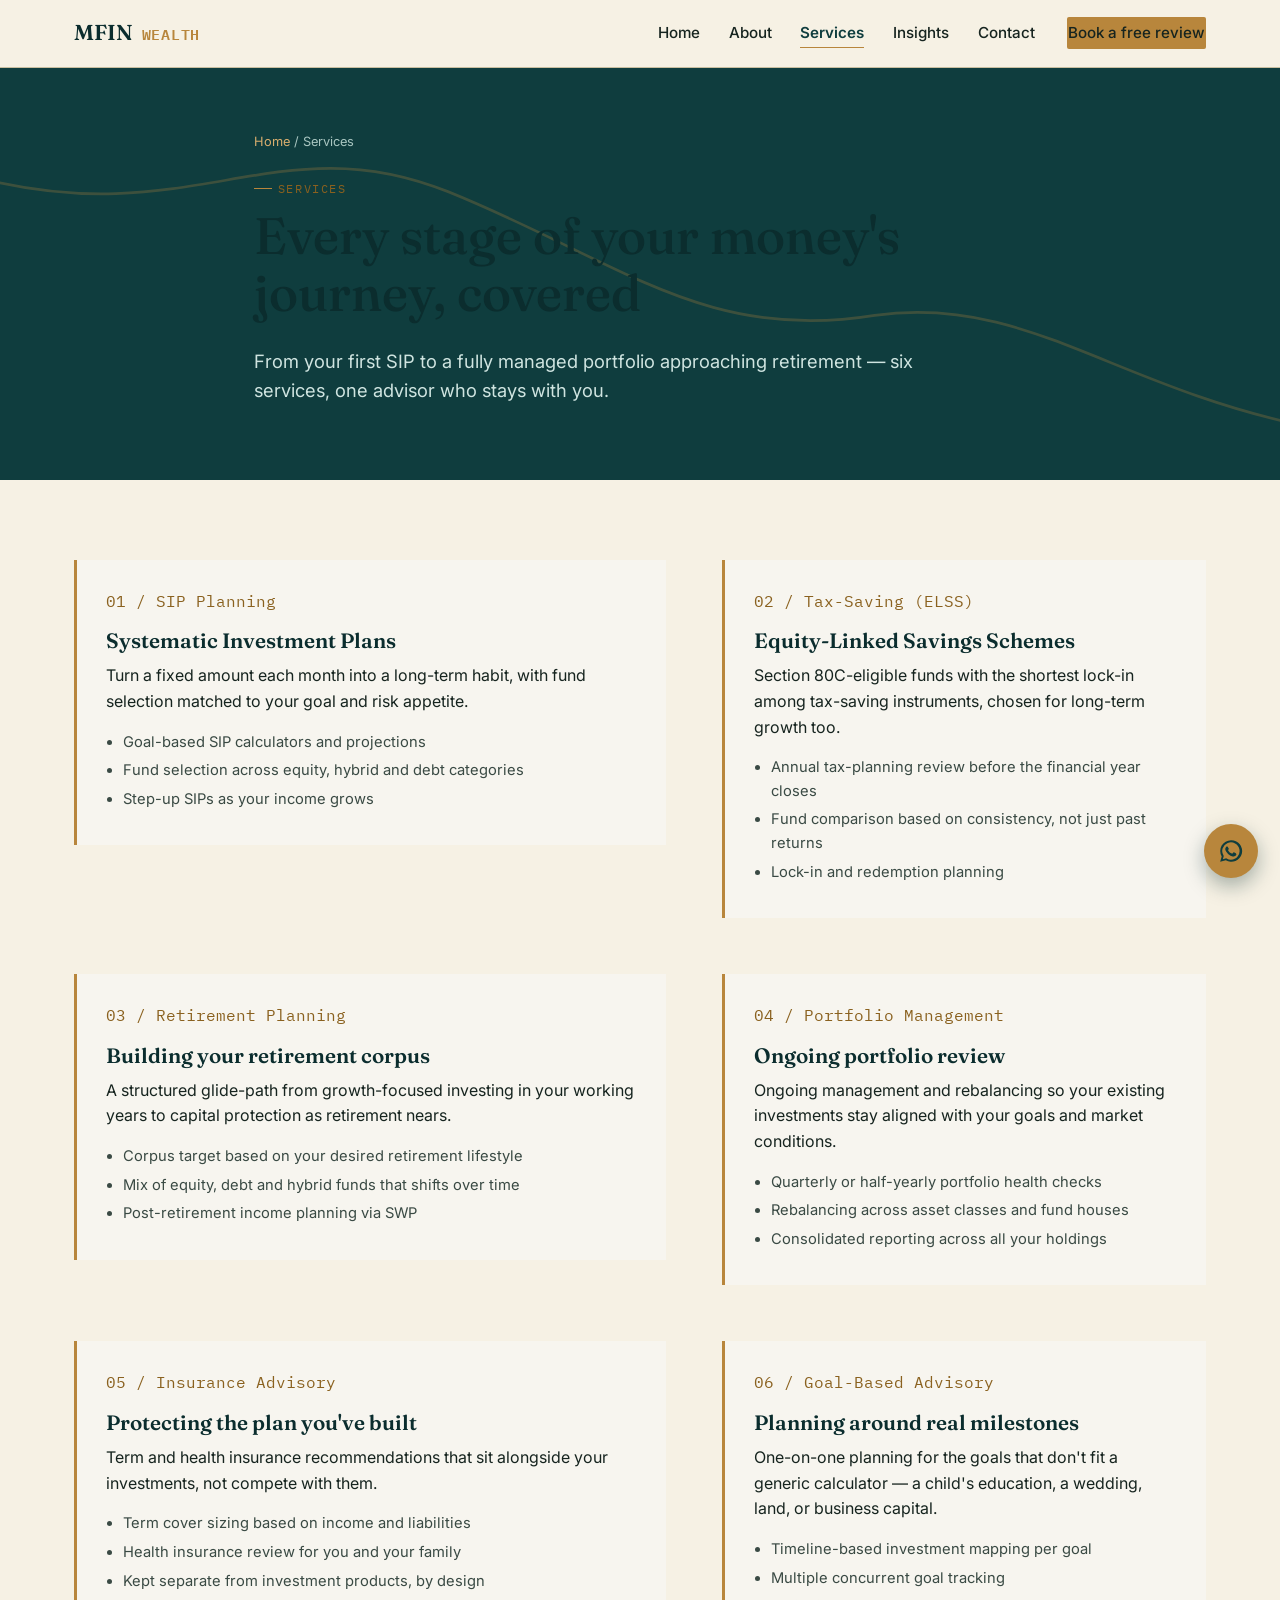
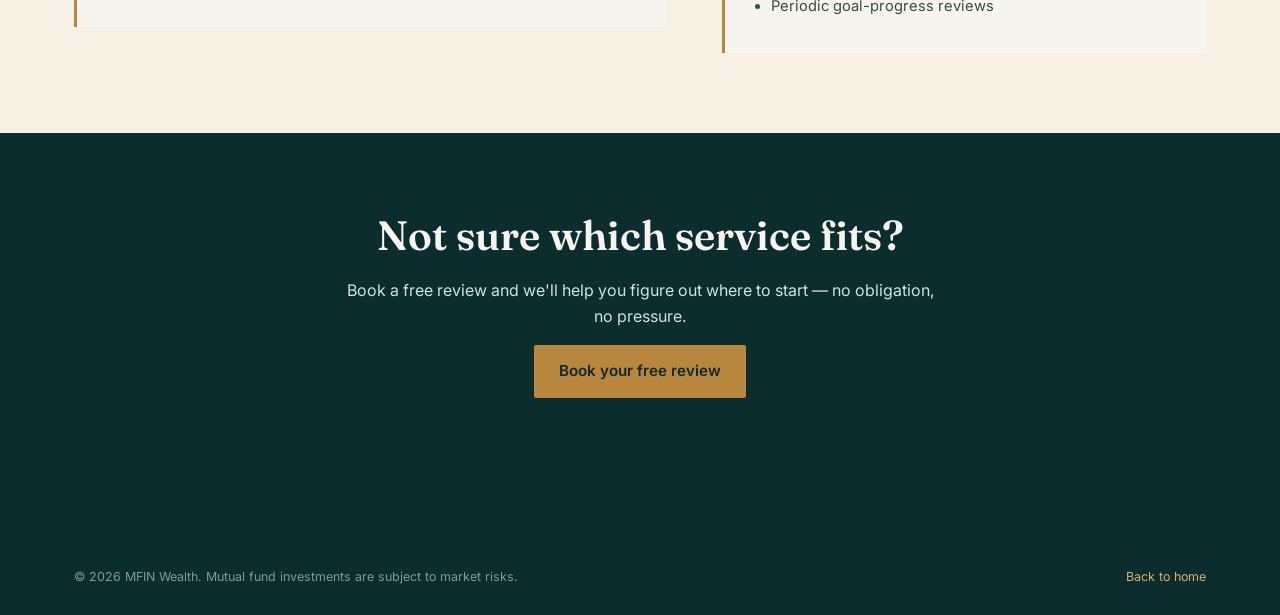
<file: services.html>
<!DOCTYPE html>
<html lang="en">
<head>
<meta charset="UTF-8">
<meta name="viewport" content="width=device-width, initial-scale=1.0">
<title>Services | SIP, ELSS, Retirement &amp; Portfolio Management — MFIN Wealth</title>
<meta name="description" content="SIP and portfolio management services in Kottayam — plus ELSS tax-saving funds, retirement planning and insurance advisory, from MFIN Wealth.">
<meta name="keywords" content="SIP and portfolio management services Kottayam, ELSS tax saving mutual funds Kottayam, retirement planning advisor Kottayam Kerala">
<link rel="canonical" href="https://www.mfinwealth.com/services.html">
<meta property="og:title" content="SIP & Portfolio Management Services in Kottayam — MFIN Wealth">
<meta property="og:description" content="SIP, ELSS, retirement planning, portfolio management, insurance and goal-based advisory in Kottayam, Kerala.">
<meta property="og:type" content="website">
<link rel="icon" href="data:,">
<link rel="stylesheet" href="style.css">
</head>
<body>
<a href="#main" class="skip-link">Skip to content</a>
<header class="site-header">
  <div class="nav-wrap">
    <a href="index.html" class="logo">MFIN <span class="mark">WEALTH</span></a>
    <button class="nav-toggle" aria-label="Toggle navigation" aria-expanded="false"><span></span></button>
    <nav class="main-nav" aria-label="Primary">
      <ul>
        <li><a href="index.html">Home</a></li>
        <li><a href="about.html">About</a></li>
        <li><a href="services.html" aria-current="page">Services</a></li>
        <li><a href="insights.html">Insights</a></li>
        <li><a href="contact.html">Contact</a></li>
      </ul>
      <a href="contact.html" class="btn btn-primary btn-small">Book a free review</a>
    </nav>
  </div>
</header>

<main id="main">
  <section class="hero" style="padding:64px 0 56px;">
    <svg class="channel-line" viewBox="0 0 1200 300" preserveAspectRatio="none" aria-hidden="true">
      <path d="M-20,80 C180,120 260,40 420,90 C580,140 660,200 820,180 C960,165 1040,230 1220,260" fill="none" stroke="#B8863C" stroke-width="2" opacity="0.5"/>
    </svg>
    <div class="container">
      <p class="breadcrumb" style="color:#a9c6c1;"><a href="index.html" style="color:#D9AE6E;">Home</a> / Services</p>
      <p class="eyebrow">Services</p>
      <h1 style="font-size:clamp(2rem,4vw,3.2rem);">Every stage of your money's journey, covered</h1>
      <p class="lede">From your first SIP to a fully managed portfolio approaching retirement — six services, one advisor who stays with you.</p>
    </div>
  </section>

  <section class="section-light">
    <div class="container">
      <div class="grid-2" style="align-items:start;">
        <article class="service-card" id="sip" data-reveal>
          <p class="idx mono" style="color:#8a611f;">01 / SIP Planning</p>
          <h3>Systematic Investment Plans</h3>
          <p>Turn a fixed amount each month into a long-term habit, with fund selection matched to your goal and risk appetite.</p>
          <ul>
            <li>Goal-based SIP calculators and projections</li>
            <li>Fund selection across equity, hybrid and debt categories</li>
            <li>Step-up SIPs as your income grows</li>
          </ul>
        </article>

        <article class="service-card" id="elss" data-reveal>
          <p class="idx mono" style="color:#8a611f;">02 / Tax-Saving (ELSS)</p>
          <h3>Equity-Linked Savings Schemes</h3>
          <p>Section 80C-eligible funds with the shortest lock-in among tax-saving instruments, chosen for long-term growth too.</p>
          <ul>
            <li>Annual tax-planning review before the financial year closes</li>
            <li>Fund comparison based on consistency, not just past returns</li>
            <li>Lock-in and redemption planning</li>
          </ul>
        </article>

        <article class="service-card" id="retirement" data-reveal>
          <p class="idx mono" style="color:#8a611f;">03 / Retirement Planning</p>
          <h3>Building your retirement corpus</h3>
          <p>A structured glide-path from growth-focused investing in your working years to capital protection as retirement nears.</p>
          <ul>
            <li>Corpus target based on your desired retirement lifestyle</li>
            <li>Mix of equity, debt and hybrid funds that shifts over time</li>
            <li>Post-retirement income planning via SWP</li>
          </ul>
        </article>

        <article class="service-card" id="portfolio" data-reveal>
          <p class="idx mono" style="color:#8a611f;">04 / Portfolio Management</p>
          <h3>Ongoing portfolio review</h3>
          <p>Ongoing management and rebalancing so your existing investments stay aligned with your goals and market conditions.</p>
          <ul>
            <li>Quarterly or half-yearly portfolio health checks</li>
            <li>Rebalancing across asset classes and fund houses</li>
            <li>Consolidated reporting across all your holdings</li>
          </ul>
        </article>

        <article class="service-card" id="insurance" data-reveal>
          <p class="idx mono" style="color:#8a611f;">05 / Insurance Advisory</p>
          <h3>Protecting the plan you've built</h3>
          <p>Term and health insurance recommendations that sit alongside your investments, not compete with them.</p>
          <ul>
            <li>Term cover sizing based on income and liabilities</li>
            <li>Health insurance review for you and your family</li>
            <li>Kept separate from investment products, by design</li>
          </ul>
        </article>

        <article class="service-card" id="goal-based" data-reveal>
          <p class="idx mono" style="color:#8a611f;">06 / Goal-Based Advisory</p>
          <h3>Planning around real milestones</h3>
          <p>One-on-one planning for the goals that don't fit a generic calculator — a child's education, a wedding, land, or business capital.</p>
          <ul>
            <li>Timeline-based investment mapping per goal</li>
            <li>Multiple concurrent goal tracking</li>
            <li>Periodic goal-progress reviews</li>
          </ul>
        </article>
      </div>
    </div>
  </section>

  <section class="section-dark">
    <div class="container" style="text-align:center; max-width:640px; margin:0 auto;">
      <h2>Not sure which service fits?</h2>
      <p style="color:#cfe4e0;">Book a free review and we'll help you figure out where to start — no obligation, no pressure.</p>
      <a href="contact.html" class="btn btn-primary">Book your free review</a>
    </div>
  </section>
</main>

<footer class="site-footer">
  <div class="container footer-bottom" style="border-top:none; margin-top:0;">
    <span>© 2026 MFIN Wealth. Mutual fund investments are subject to market risks.</span>
    <span><a href="index.html" style="color:#D9AE6E; text-decoration:none;">Back to home</a></span>
  </div>
</footer>
<a href="https://wa.me/910000000000" class="wa-float" aria-label="Chat with MFIN Wealth on WhatsApp">
  <svg viewBox="0 0 24 24" fill="#0F3D3E"><path d="M12 2a10 10 0 0 0-8.6 15L2 22l5.2-1.4A10 10 0 1 0 12 2zm0 18a8 8 0 0 1-4.1-1.1l-.3-.2-3.1.8.8-3-.2-.3A8 8 0 1 1 12 20zm4.4-6c-.2-.1-1.4-.7-1.6-.8-.2-.1-.4-.1-.6.1s-.7.8-.9 1c-.2.2-.3.2-.6.1a6.6 6.6 0 0 1-3.3-2.9c-.2-.4.2-.4.5-1.3.1-.2 0-.4 0-.5L8.9 8c-.1-.2-.5-.1-.7-.1s-.5 0-.7.3a2.6 2.6 0 0 0-.8 2c0 1.2.9 2.3 1 2.5.1.2 1.8 2.8 4.4 3.8.6.2 1.1.4 1.5.5.6.2 1.2.1 1.6-.1.5-.2 1.4-.6 1.6-1.1.2-.5.2-.9.1-1z"/></svg>
</a>
<script src="script.js"></script>
</body>
</html>
</file>
<file: style.css>
/* ==========================================================================
   MFIN Wealth — Design tokens
   Palette:  backwater teal (dark), sand cream (light), brass/gold (accent)
   Type:     Fraunces (display), Inter (body), IBM Plex Mono (data/labels)
   Signature: the "channel line" — a winding contour that reads as both a
   Kuttanad backwater and a compounding-growth curve.
   ========================================================================== */

@import url('https://fonts.googleapis.com/css2?family=Fraunces:opsz,wght@9..144,300;9..144,500;9..144,600;9..144,700&family=Inter:wght@400;500;600;700&family=IBM+Plex+Mono:wght@400;500&display=swap');

:root{
  --teal-950:#0b2d2e;
  --teal-900:#0f3d3e;
  --teal-700:#1c5c57;
  --teal-500:#2f7d74;
  --sand-100:#f6f1e4;
  --sand-050:#fbf8f1;
  --ink:#16241f;
  --brass-700:#8a611f;
  --brass-500:#b8863c;
  --brass-300:#d9ae6e;
  --line:#c9bfa0;
  --line-dark:#2a4f4c;
  --off-white:#f7f5ef;
  --error:#a4432c;

  --font-display:'Fraunces', Georgia, serif;
  --font-body:'Inter', -apple-system, sans-serif;
  --font-mono:'IBM Plex Mono', monospace;

  --max:1180px;
}

*,*::before,*::after{box-sizing:border-box;}
html{scroll-behavior:smooth;}
@media (prefers-reduced-motion: reduce){
  html{scroll-behavior:auto;}
  *{animation-duration:0.01ms !important; animation-iteration-count:1 !important; transition-duration:0.01ms !important;}
}

body{
  margin:0;
  font-family:var(--font-body);
  color:var(--ink);
  background:var(--sand-100);
  line-height:1.6;
  -webkit-font-smoothing:antialiased;
}

h1,h2,h3,h4{
  font-family:var(--font-display);
  font-weight:600;
  line-height:1.1;
  margin:0 0 .5em;
  color:var(--teal-950);
}
h1{font-size:clamp(2.4rem,5vw,4.2rem); font-weight:500;}
h2{font-size:clamp(1.7rem,3.2vw,2.6rem);}
h3{font-size:1.3rem;}
p{margin:0 0 1em;}
a{color:inherit;}
img,svg{max-width:100%; display:block;}
.container{max-width:var(--max); margin:0 auto; padding:0 24px;}

.eyebrow{
  font-family:var(--font-mono);
  font-size:.72rem;
  letter-spacing:.14em;
  text-transform:uppercase;
  color:var(--brass-700);
  margin-bottom:.9em;
  display:inline-flex;
  align-items:center;
  gap:.5em;
}
.eyebrow::before{
  content:"";
  width:18px; height:1px;
  background:var(--brass-500);
  display:inline-block;
}

/* ---------- Buttons ---------- */
.btn{
  display:inline-flex;
  align-items:center;
  gap:.5em;
  font-family:var(--font-body);
  font-weight:600;
  font-size:.95rem;
  padding:.85em 1.6em;
  border-radius:2px;
  text-decoration:none;
  border:1px solid transparent;
  cursor:pointer;
  transition:transform .15s ease, background .2s ease, color .2s ease, border-color .2s ease;
}
.btn:hover{transform:translateY(-1px);}
.btn-primary{background:var(--brass-500); color:var(--teal-950);}
.btn-primary:hover{background:var(--brass-300);}
.btn-ghost-dark{border-color:rgba(247,245,239,.4); color:var(--off-white);}
.btn-ghost-dark:hover{border-color:var(--off-white); background:rgba(247,245,239,.08);}
.btn-ghost-light{border-color:var(--teal-900); color:var(--teal-900);}
.btn-ghost-light:hover{background:var(--teal-900); color:var(--off-white);}
.btn-small{padding:.6em 1.2em; font-size:.85rem;}

/* ---------- Header / Nav ---------- */
header.site-header{
  position:sticky; top:0; z-index:50;
  background:var(--sand-100);
  border-bottom:1px solid var(--line);
}
.nav-wrap{
  display:flex; align-items:center; justify-content:space-between;
  padding:16px 24px;
  max-width:var(--max); margin:0 auto;
}
.logo{
  font-family:var(--font-display);
  font-size:1.35rem;
  font-weight:600;
  text-decoration:none;
  color:var(--teal-950);
  display:flex; align-items:baseline; gap:.4em;
}
.logo .mark{color:var(--brass-500); font-family:var(--font-mono); font-size:.7em; letter-spacing:.05em;}
nav.main-nav{display:flex; align-items:center; gap:2rem;}
nav.main-nav ul{list-style:none; display:flex; gap:1.8rem; margin:0; padding:0;}
nav.main-nav a{
  text-decoration:none; color:var(--ink); font-weight:500; font-size:.95rem;
  position:relative; padding:.2em 0;
}
nav.main-nav a::after{
  content:""; position:absolute; left:0; bottom:-2px; height:1px; width:0;
  background:var(--brass-500); transition:width .2s ease;
}
nav.main-nav a:hover::after, nav.main-nav a[aria-current="page"]::after{width:100%;}
nav.main-nav a[aria-current="page"]{color:var(--teal-900); font-weight:600;}

.nav-toggle{
  display:none; background:none; border:1px solid var(--line);
  border-radius:2px; width:42px; height:38px; cursor:pointer;
  align-items:center; justify-content:center;
}
.nav-toggle span, .nav-toggle span::before, .nav-toggle span::after{
  content:""; display:block; width:20px; height:2px; background:var(--ink);
  position:relative; transition:.2s ease;
}
.nav-toggle span::before{position:absolute; top:-6px;}
.nav-toggle span::after{position:absolute; top:6px;}

/* ---------- Hero ---------- */
.hero{
  background:var(--teal-900);
  color:var(--off-white);
  position:relative;
  overflow:hidden;
  padding:96px 0 72px;
}
.hero .container{position:relative; z-index:2; max-width:820px;}
.hero p.lede{font-size:1.15rem; color:#cfe4e0; max-width:56ch;}
.hero-cta{display:flex; gap:1rem; margin-top:2rem; flex-wrap:wrap;}
.channel-line{
  position:absolute; inset:0; width:100%; height:100%;
  opacity:.55; z-index:1;
}
.hero-stats{
  display:grid; grid-template-columns:repeat(3,auto); gap:2.4rem;
  margin-top:3.2rem; padding-top:2rem; border-top:1px solid var(--line-dark);
  max-width:640px;
}
.hero-stats .num{font-family:var(--font-mono); font-size:1.5rem; color:var(--brass-300);}
.hero-stats .lbl{font-size:.78rem; color:#a9c6c1; margin-top:.2em;}

/* ---------- Sections ---------- */
section{padding:80px 0;}
.section-light{background:var(--sand-100);}
.section-white{background:var(--sand-050);}
.section-dark{background:var(--teal-950); color:var(--off-white);}
.section-dark h2, .section-dark h3{color:var(--off-white);}
.section-head{max-width:640px; margin-bottom:3rem;}

.grid-3{display:grid; grid-template-columns:repeat(3,1fr); gap:2rem;}
.grid-2{display:grid; grid-template-columns:1.1fr .9fr; gap:3.5rem; align-items:center;}
.grid-4{display:grid; grid-template-columns:repeat(4,1fr); gap:1.6rem;}

.card{
  background:var(--sand-050);
  border:1px solid var(--line);
  padding:2rem 1.8rem;
  border-radius:2px;
}
.card .idx{font-family:var(--font-mono); color:var(--brass-500); font-size:.8rem;}
.card h3{margin-top:.6em;}

.service-card{
  background:var(--off-white);
  border-left:3px solid var(--brass-500);
  padding:1.8rem;
}
.service-card ul{margin:1em 0 0; padding-left:1.2em; font-size:.92rem; color:#3a4a44;}
.service-card ul li{margin-bottom:.35em;}

.divider-line{width:100%; height:auto; margin:0; opacity:.8;}

/* ---------- Process / numbered steps (real sequence) ---------- */
.steps{list-style:none; margin:0; padding:0; counter-reset:step;}
.steps li{
  counter-increment:step;
  display:grid; grid-template-columns:64px 1fr; gap:1.4rem;
  padding:1.6rem 0; border-top:1px solid var(--line);
}
.steps li:last-child{border-bottom:1px solid var(--line);}
.steps li::before{
  content:counter(step, decimal-leading-zero);
  font-family:var(--font-mono); color:var(--brass-500); font-size:1.1rem;
}

/* ---------- Testimonial / quote ---------- */
.quote-block{
  border-left:2px solid var(--brass-500);
  padding-left:1.6rem;
  font-family:var(--font-display);
  font-size:1.3rem;
  color:var(--teal-950);
}

/* ---------- Footer ---------- */
footer.site-footer{background:var(--teal-950); color:#bcd0cb; padding:64px 0 28px;}
.footer-grid{display:grid; grid-template-columns:1.4fr 1fr 1fr 1fr; gap:2.5rem;}
.footer-grid h4{color:var(--off-white); font-family:var(--font-mono); font-size:.78rem; letter-spacing:.08em; text-transform:uppercase; font-weight:500;}
.footer-grid ul{list-style:none; margin:0; padding:0;}
.footer-grid ul li{margin-bottom:.6em;}
.footer-grid a{text-decoration:none; color:#a9c6c1; font-size:.92rem;}
.footer-grid a:hover{color:var(--brass-300);}
.social-row{display:flex; gap:.9rem; margin-top:1rem;}
.social-row a{
  width:34px; height:34px; border:1px solid var(--line-dark); border-radius:50%;
  display:flex; align-items:center; justify-content:center;
}
.social-row a:hover{border-color:var(--brass-500);}
.footer-bottom{
  border-top:1px solid var(--line-dark); margin-top:3rem; padding-top:1.6rem;
  display:flex; justify-content:space-between; flex-wrap:wrap; gap:.8rem;
  font-size:.78rem; color:#7d9a94;
}
.arn-badge{
  display:inline-flex; align-items:center; gap:.5em;
  font-family:var(--font-mono); font-size:.75rem;
  border:1px solid var(--line-dark); padding:.4em .8em; border-radius:2px;
  color:#a9c6c1;
}

/* ---------- WhatsApp floating CTA ---------- */
.wa-float{
  position:fixed; bottom:22px; right:22px; z-index:60;
  width:54px; height:54px; border-radius:50%;
  background:var(--brass-500); display:flex; align-items:center; justify-content:center;
  box-shadow:0 8px 20px rgba(11,45,46,.35);
  text-decoration:none;
}
.wa-float svg{width:26px; height:26px;}

/* ---------- Forms ---------- */
.form-field{margin-bottom:1.3rem; display:flex; flex-direction:column; gap:.4em;}
.form-field label{font-size:.85rem; font-weight:600; color:var(--teal-950);}
.form-field input, .form-field select, .form-field textarea{
  font-family:var(--font-body); font-size:.95rem;
  padding:.8em .9em; border:1px solid var(--line); border-radius:2px;
  background:var(--sand-050); color:var(--ink);
}
.form-field input:focus, .form-field select:focus, .form-field textarea:focus{
  outline:2px solid var(--brass-500); outline-offset:1px;
}
.form-note{font-size:.8rem; color:#5b6b64;}

/* ---------- Utility ---------- */
.mono{font-family:var(--font-mono);}
.tag-row{display:flex; gap:.6rem; flex-wrap:wrap; margin-top:1.4rem;}
.tag{
  font-family:var(--font-mono); font-size:.72rem; padding:.35em .7em;
  border:1px solid var(--line-dark); border-radius:20px; color:#a9c6c1;
}
.breadcrumb{font-size:.8rem; color:#5b6b64; margin-bottom:1.2rem;}
.breadcrumb a{color:var(--teal-700); text-decoration:none;}
.skip-link{
  position:absolute; left:-999px; top:0; background:var(--brass-500); color:var(--teal-950);
  padding:.6em 1em; z-index:100;
}
.skip-link:focus{left:16px; top:16px;}

/* ---------- Responsive ---------- */
@media (max-width:900px){
  .grid-3, .grid-4{grid-template-columns:repeat(2,1fr);}
  .grid-2{grid-template-columns:1fr; gap:2rem;}
  .footer-grid{grid-template-columns:1fr 1fr;}
}
@media (max-width:680px){
  nav.main-nav{
    position:fixed; inset:0 0 0 auto; top:70px; right:0;
    background:var(--sand-050); width:78%; height:calc(100vh - 70px);
    flex-direction:column; align-items:flex-start; padding:2rem;
    transform:translateX(100%); transition:transform .25s ease;
    border-left:1px solid var(--line);
  }
  nav.main-nav.open{transform:translateX(0);}
  nav.main-nav ul{flex-direction:column; gap:1.4rem;}
  .nav-toggle{display:flex;}
  .grid-3, .grid-4, .footer-grid{grid-template-columns:1fr;}
  .hero-stats{grid-template-columns:1fr 1fr; row-gap:1.4rem;}
  section{padding:56px 0;}
  .hero{padding:64px 0 48px;}
}
</file>
